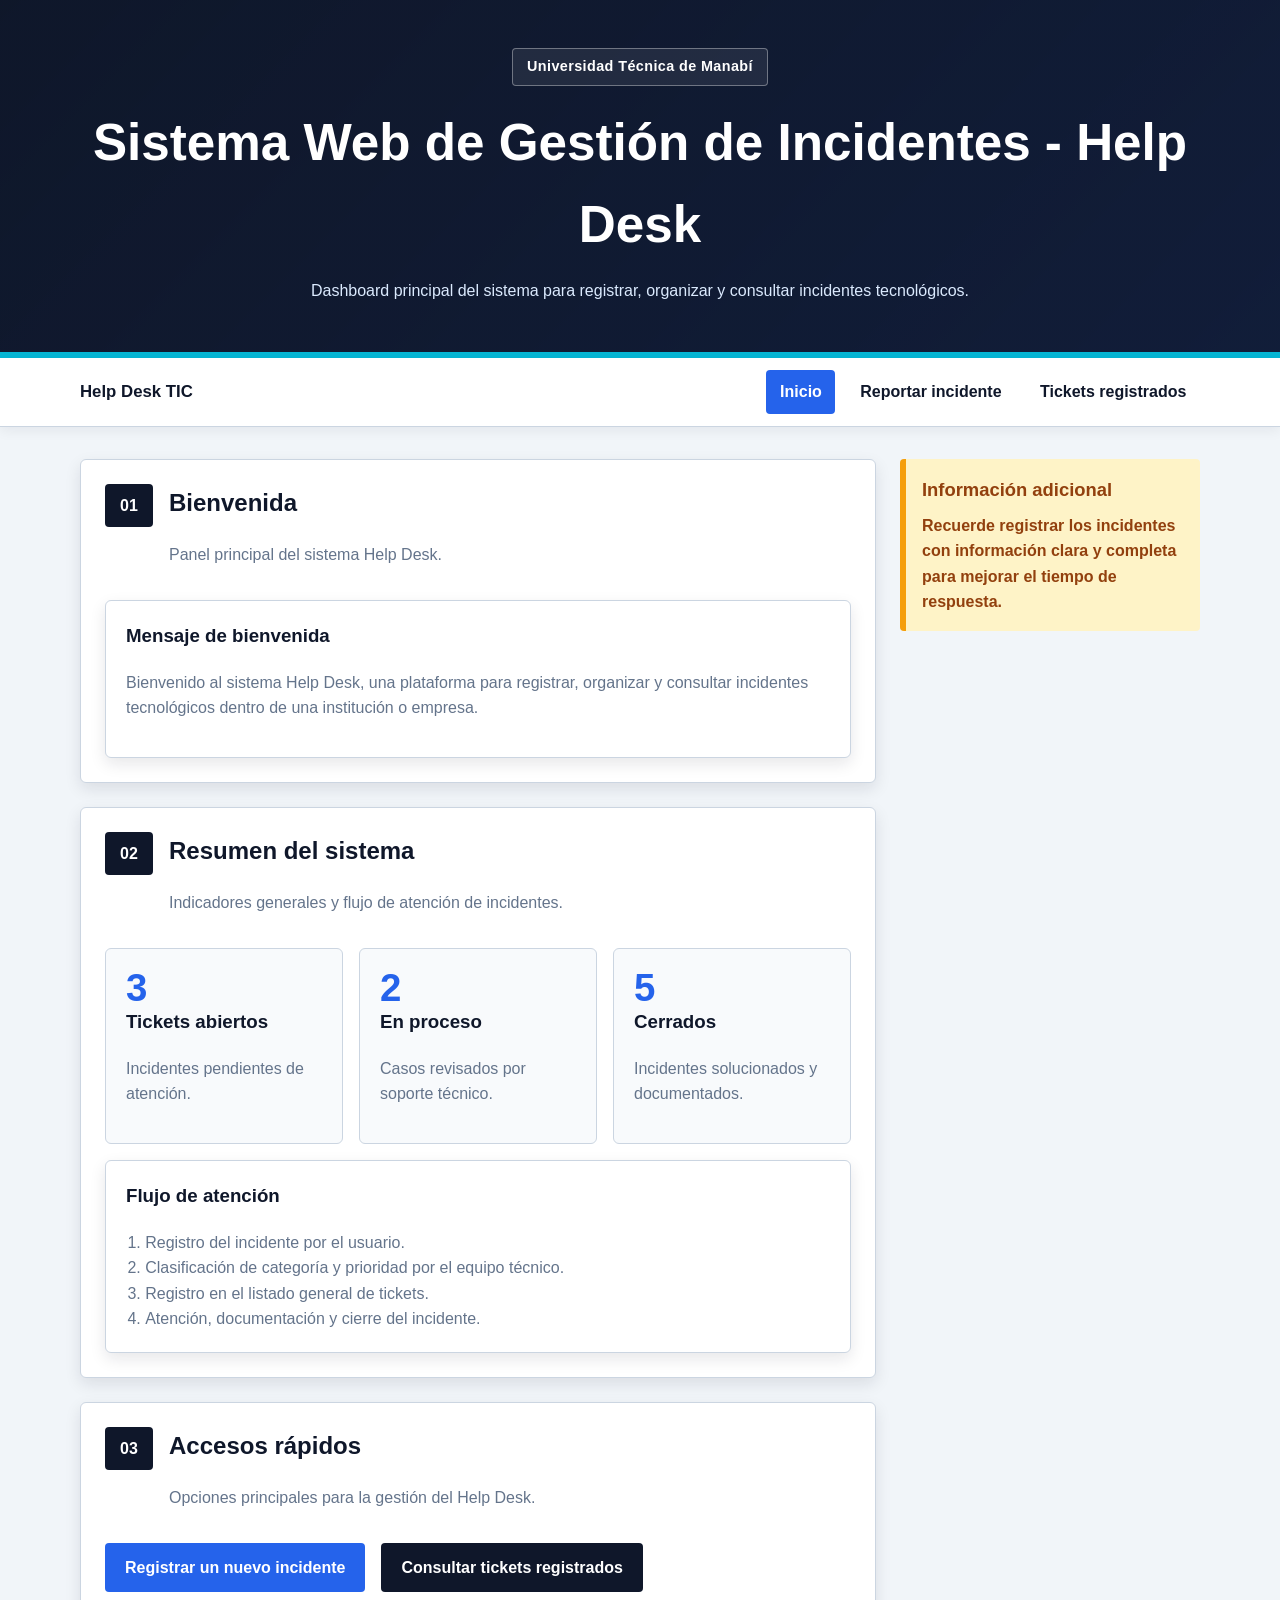
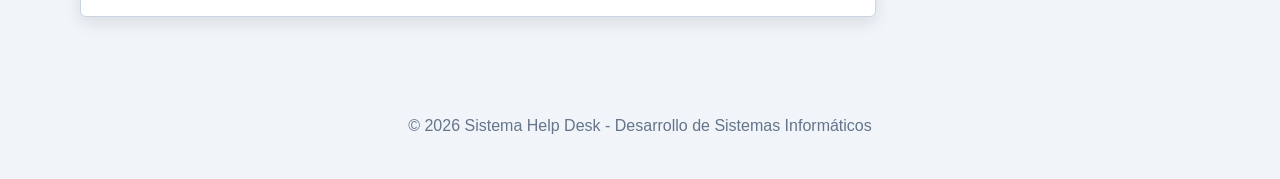
<file: index.html>
<!DOCTYPE html>
<html lang="es">
<head>
  <meta charset="UTF-8">
  <meta name="viewport" content="width=device-width, initial-scale=1.0">
  <meta name="title" content="Sistema Help Desk">
  <meta name="description" content="Dashboard principal del sistema Help Desk">
  <title>Sistema Help Desk</title>
  <link rel="stylesheet" href="style.css">
</head>
<body>

  <header class="hero">
    <div class="container hero-content">
      <p class="institution">Universidad Técnica de Manabí</p>
      <h1>Sistema Web de Gestión de Incidentes - Help Desk</h1>
      <p class="hero-text">Dashboard principal del sistema para registrar, organizar y consultar incidentes tecnológicos.</p>
    </div>
  </header>

  <nav class="site-nav" aria-label="Navegación principal">
    <div class="container nav-container">
      <a class="brand" href="index.html">Help Desk TIC</a>
      <ul class="nav-list">
        <li><a class="nav-link active" href="index.html">Inicio</a></li>
        <li><a class="nav-link" href="reportar.html">Reportar incidente</a></li>
        <li><a class="nav-link" href="tickets.html">Tickets registrados</a></li>
      </ul>
    </div>
  </nav>

  <div class="container page-layout">
    <main class="content-area">
      <section class="section">
        <div class="section-header">
          <span class="section-number">01</span>
          <div>
            <h2>Bienvenida</h2>
            <p>Panel principal del sistema Help Desk.</p>
          </div>
        </div>

        <article class="info-card">
          <h3>Mensaje de bienvenida</h3>
          <p>
            Bienvenido al sistema Help Desk, una plataforma para registrar, organizar y consultar incidentes tecnológicos dentro de una institución o empresa.
          </p>
        </article>
      </section>

      <section class="section">
        <div class="section-header">
          <span class="section-number">02</span>
          <div>
            <h2>Resumen del sistema</h2>
            <p>Indicadores generales y flujo de atención de incidentes.</p>
          </div>
        </div>

        <div class="summary-grid">
          <article class="metric-card">
            <span class="metric-number">3</span>
            <h3>Tickets abiertos</h3>
            <p>Incidentes pendientes de atención.</p>
          </article>

          <article class="metric-card">
            <span class="metric-number">2</span>
            <h3>En proceso</h3>
            <p>Casos revisados por soporte técnico.</p>
          </article>

          <article class="metric-card">
            <span class="metric-number">5</span>
            <h3>Cerrados</h3>
            <p>Incidentes solucionados y documentados.</p>
          </article>
        </div>

        <article class="info-card mt-1">
          <h3>Flujo de atención</h3>
          <ol class="styled-list">
            <li>Registro del incidente por el usuario.</li>
            <li>Clasificación de categoría y prioridad por el equipo técnico.</li>
            <li>Registro en el listado general de tickets.</li>
            <li>Atención, documentación y cierre del incidente.</li>
          </ol>
        </article>
      </section>

      <section class="section">
        <div class="section-header">
          <span class="section-number">03</span>
          <div>
            <h2>Accesos rápidos</h2>
            <p>Opciones principales para la gestión del Help Desk.</p>
          </div>
        </div>

        <div class="button-wrapper">
          <a class="btn btn-primary" href="reportar.html">Registrar un nuevo incidente</a>
          <a class="btn btn-secondary" href="tickets.html">Consultar tickets registrados</a>
        </div>
      </section>
    </main>

    <aside class="sidebar">
      <article class="alert alert-warning">
        <h2>Información adicional</h2>
        <p>Recuerde registrar los incidentes con información clara y completa para mejorar el tiempo de respuesta.</p>
      </article>
    </aside>
  </div>

  <footer class="footer">
    <p>&copy; 2026 Sistema Help Desk - Desarrollo de Sistemas Informáticos</p>
  </footer>

</body>
</html>
</file>
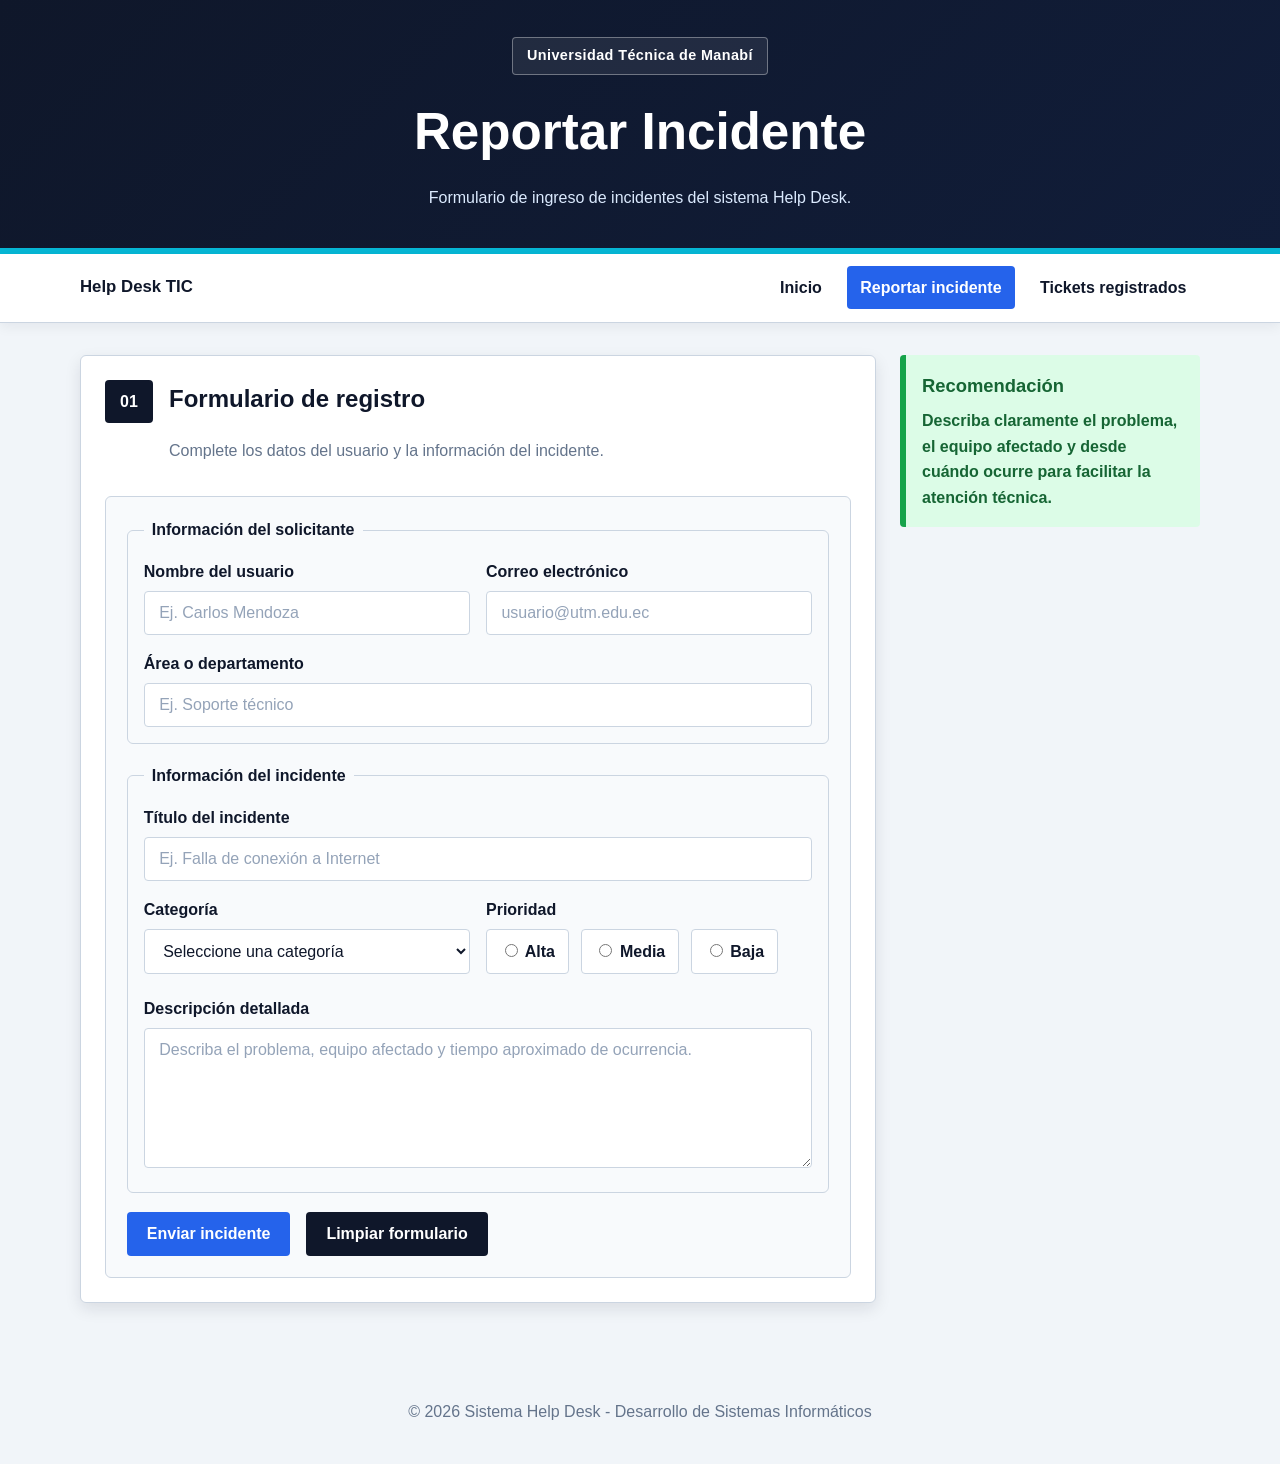
<file: reportar.html>
<!DOCTYPE html>
<html lang="es">
<head>
  <meta charset="UTF-8">
  <meta name="viewport" content="width=device-width, initial-scale=1.0">
  <meta name="title" content="Reportar Incidente">
  <meta name="description" content="Formulario para reportar incidentes en el sistema Help Desk">
  <title>Reportar Incidente - Help Desk</title>
  <link rel="stylesheet" href="style.css">
</head>
<body>

  <header class="hero hero-small">
    <div class="container hero-content">
      <p class="institution">Universidad Técnica de Manabí</p>
      <h1>Reportar Incidente</h1>
      <p class="hero-text">Formulario de ingreso de incidentes del sistema Help Desk.</p>
    </div>
  </header>

  <nav class="site-nav" aria-label="Navegación principal">
    <div class="container nav-container">
      <a class="brand" href="index.html">Help Desk TIC</a>
      <ul class="nav-list">
        <li><a class="nav-link" href="index.html">Inicio</a></li>
        <li><a class="nav-link active" href="reportar.html">Reportar incidente</a></li>
        <li><a class="nav-link" href="tickets.html">Tickets registrados</a></li>
      </ul>
    </div>
  </nav>

  <div class="container page-layout">
    <main class="content-area">
      <section class="section">
        <div class="section-header">
          <span class="section-number">01</span>
          <div>
            <h2>Formulario de registro</h2>
            <p>Complete los datos del usuario y la información del incidente.</p>
          </div>
        </div>

        <form class="form-panel" action="tickets.html" method="get">
          <fieldset class="form-fieldset">
            <legend>Información del solicitante</legend>

            <div class="form-grid">
              <div class="form-group">
                <label for="nombre">Nombre del usuario</label>
                <input 
                  type="text" 
                  id="nombre" 
                  name="nombre" 
                  class="form-control" 
                  placeholder="Ej. Carlos Mendoza" 
                  required
                >
              </div>

              <div class="form-group">
                <label for="correo">Correo electrónico</label>
                <input 
                  type="email" 
                  id="correo" 
                  name="correo" 
                  class="form-control" 
                  placeholder="usuario@utm.edu.ec" 
                  required
                >
              </div>

              <div class="form-group form-group-full">
                <label for="area">Área o departamento</label>
                <input 
                  type="text" 
                  id="area" 
                  name="area" 
                  class="form-control" 
                  placeholder="Ej. Soporte técnico" 
                  required
                >
              </div>
            </div>
          </fieldset>

          <fieldset class="form-fieldset">
            <legend>Información del incidente</legend>

            <div class="form-grid">
              <div class="form-group form-group-full">
                <label for="titulo">Título del incidente</label>
                <input 
                  type="text" 
                  id="titulo" 
                  name="titulo" 
                  class="form-control" 
                  placeholder="Ej. Falla de conexión a Internet" 
                  required
                >
              </div>

              <div class="form-group">
                <label for="categoria">Categoría</label>
                <select id="categoria" name="categoria" class="form-control" required>
                  <option value="">Seleccione una categoría</option>
                  <option value="red">Red</option>
                  <option value="hardware">Hardware</option>
                  <option value="software">Software</option>
                </select>
              </div>

              <div class="form-group">
                <label>Prioridad</label>
                <div class="radio-list" role="radiogroup" aria-label="Prioridad del incidente">
                  <label class="radio-option" for="alta">
                    <input 
                      type="radio" 
                      id="alta" 
                      name="prioridad" 
                      value="Alta" 
                      required
                    >
                    Alta
                  </label>

                  <label class="radio-option" for="media">
                    <input 
                      type="radio" 
                      id="media" 
                      name="prioridad" 
                      value="Media"
                    >
                    Media
                  </label>

                  <label class="radio-option" for="baja">
                    <input 
                      type="radio" 
                      id="baja" 
                      name="prioridad" 
                      value="Baja"
                    >
                    Baja
                  </label>
                </div>
              </div>

              <div class="form-group form-group-full">
                <label for="descripcion">Descripción detallada</label>
                <textarea 
                  id="descripcion" 
                  name="descripcion" 
                  rows="6" 
                  class="form-control textarea-control" 
                  placeholder="Describa el problema, equipo afectado y tiempo aproximado de ocurrencia." 
                  required
                ></textarea>
              </div>
            </div>
          </fieldset>

          <div class="button-wrapper form-actions">
            <button type="submit" class="btn btn-primary">Enviar incidente</button>
            <button type="reset" class="btn btn-secondary">Limpiar formulario</button>
          </div>
        </form>
      </section>
    </main>

    <aside class="sidebar">
      <article class="alert alert-success">
        <h2>Recomendación</h2>
        <p>Describa claramente el problema, el equipo afectado y desde cuándo ocurre para facilitar la atención técnica.</p>
      </article>
    </aside>
  </div>

  <footer class="footer">
    <p>&copy; 2026 Sistema Help Desk - Desarrollo de Sistemas Informáticos</p>
  </footer>

</body>
</html>
</file>
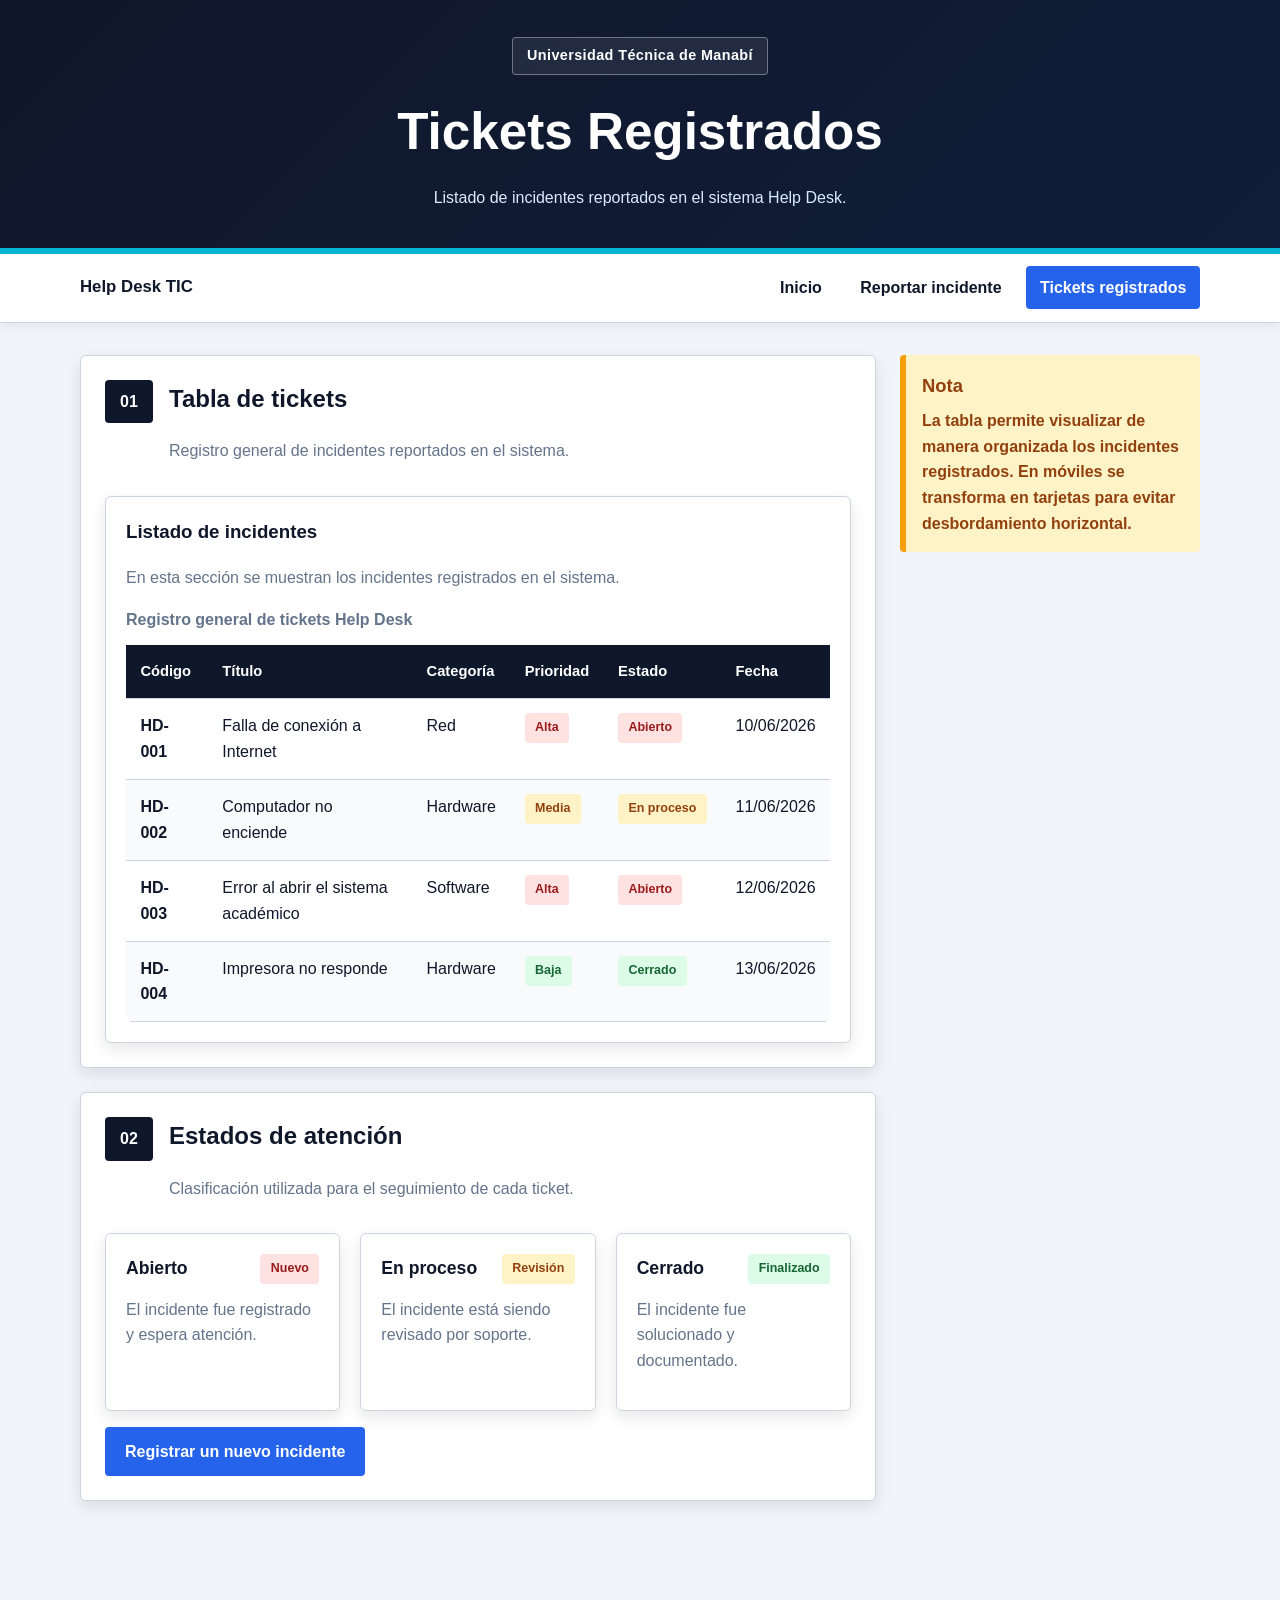
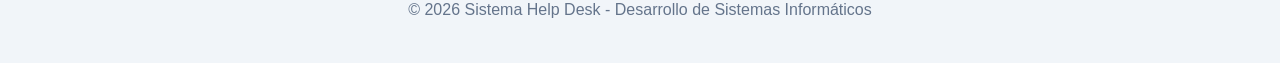
<file: tickets.html>
<!DOCTYPE html>
<html lang="es">
<head>
  <meta charset="UTF-8">
  <meta name="viewport" content="width=device-width, initial-scale=1.0">
  <meta name="title" content="Tickets Registrados">
  <meta name="description" content="Listado organizado de tickets registrados en el sistema Help Desk">
  <title>Tickets Registrados - Help Desk</title>
  <link rel="stylesheet" href="style.css">
</head>
<body>

  <header class="hero hero-small">
    <div class="container hero-content">
      <p class="institution">Universidad Técnica de Manabí</p>
      <h1>Tickets Registrados</h1>
      <p class="hero-text">Listado de incidentes reportados en el sistema Help Desk.</p>
    </div>
  </header>

  <nav class="site-nav" aria-label="Navegación principal">
    <div class="container nav-container">
      <a class="brand" href="index.html">Help Desk TIC</a>
      <ul class="nav-list">
        <li><a class="nav-link" href="index.html">Inicio</a></li>
        <li><a class="nav-link" href="reportar.html">Reportar incidente</a></li>
        <li><a class="nav-link active" href="tickets.html">Tickets registrados</a></li>
      </ul>
    </div>
  </nav>

  <div class="container page-layout">
    <main class="content-area">
      <section class="section">
        <div class="section-header">
          <span class="section-number">01</span>
          <div>
            <h2>Tabla de tickets</h2>
            <p>Registro general de incidentes reportados en el sistema.</p>
          </div>
        </div>

        <article class="table-card">
          <h3>Listado de incidentes</h3>
          <p>En esta sección se muestran los incidentes registrados en el sistema.</p>

          <div class="table-responsive">
            <table class="helpdesk-table">
              <caption>Registro general de tickets Help Desk</caption>

              <thead>
                <tr>
                  <th scope="col">Código</th>
                  <th scope="col">Título</th>
                  <th scope="col">Categoría</th>
                  <th scope="col">Prioridad</th>
                  <th scope="col">Estado</th>
                  <th scope="col">Fecha</th>
                </tr>
              </thead>

              <tbody>
                <tr>
                  <th scope="row" data-label="Código">HD-001</th>
                  <td data-label="Título">Falla de conexión a Internet</td>
                  <td data-label="Categoría">Red</td>
                  <td data-label="Prioridad"><span class="badge badge-high">Alta</span></td>
                  <td data-label="Estado"><span class="status status-open">Abierto</span></td>
                  <td data-label="Fecha">10/06/2026</td>
                </tr>

                <tr>
                  <th scope="row" data-label="Código">HD-002</th>
                  <td data-label="Título">Computador no enciende</td>
                  <td data-label="Categoría">Hardware</td>
                  <td data-label="Prioridad"><span class="badge badge-medium">Media</span></td>
                  <td data-label="Estado"><span class="status status-process">En proceso</span></td>
                  <td data-label="Fecha">11/06/2026</td>
                </tr>

                <tr>
                  <th scope="row" data-label="Código">HD-003</th>
                  <td data-label="Título">Error al abrir el sistema académico</td>
                  <td data-label="Categoría">Software</td>
                  <td data-label="Prioridad"><span class="badge badge-high">Alta</span></td>
                  <td data-label="Estado"><span class="status status-open">Abierto</span></td>
                  <td data-label="Fecha">12/06/2026</td>
                </tr>

                <tr>
                  <th scope="row" data-label="Código">HD-004</th>
                  <td data-label="Título">Impresora no responde</td>
                  <td data-label="Categoría">Hardware</td>
                  <td data-label="Prioridad"><span class="badge badge-low">Baja</span></td>
                  <td data-label="Estado"><span class="status status-closed">Cerrado</span></td>
                  <td data-label="Fecha">13/06/2026</td>
                </tr>
              </tbody>
            </table>
          </div>
        </article>
      </section>

      <section class="section">
        <div class="section-header">
          <span class="section-number">02</span>
          <div>
            <h2>Estados de atención</h2>
            <p>Clasificación utilizada para el seguimiento de cada ticket.</p>
          </div>
        </div>

        <div class="ticket-grid">
          <article class="ticket-card">
            <div class="ticket-top">
              <h3>Abierto</h3>
              <span class="status status-open">Nuevo</span>
            </div>
            <p>El incidente fue registrado y espera atención.</p>
          </article>

          <article class="ticket-card">
            <div class="ticket-top">
              <h3>En proceso</h3>
              <span class="status status-process">Revisión</span>
            </div>
            <p>El incidente está siendo revisado por soporte.</p>
          </article>

          <article class="ticket-card">
            <div class="ticket-top">
              <h3>Cerrado</h3>
              <span class="status status-closed">Finalizado</span>
            </div>
            <p>El incidente fue solucionado y documentado.</p>
          </article>
        </div>

        <div class="button-wrapper mt-1">
          <a class="btn btn-primary" href="reportar.html">Registrar un nuevo incidente</a>
        </div>
      </section>
    </main>

    <aside class="sidebar">
      <article class="alert alert-warning">
        <h2>Nota</h2>
        <p>La tabla permite visualizar de manera organizada los incidentes registrados. En móviles se transforma en tarjetas para evitar desbordamiento horizontal.</p>
      </article>
    </aside>
  </div>

  <footer class="footer">
    <p>&copy; 2026 Sistema Help Desk - Desarrollo de Sistemas Informáticos</p>
  </footer>

</body>
</html>
</file>
<file: style.css>
/*
  Actividad #6: Implementación de Diseño Adaptable y Layout Responsive
  Sistema Help Desk - Universidad Técnica de Manabí
  Tecnologías: HTML5, CSS3, Flexbox, CSS Grid y Media Queries
*/

:root {
  --color-primary: #0f172a;
  --color-primary-light: #1e293b;
  --color-secondary: #2563eb;
  --color-secondary-dark: #1d4ed8;
  --color-accent: #06b6d4;
  --color-success: #16a34a;
  --color-success-bg: #dcfce7;
  --color-warning: #f59e0b;
  --color-warning-bg: #fef3c7;
  --color-danger: #dc2626;
  --color-danger-dark: #991b1b;
  --color-danger-bg: #fee2e2;
  --color-background: #f1f5f9;
  --color-surface: #ffffff;
  --color-text: #0f172a;
  --color-muted: #64748b;
  --color-border: #cbd5e1;
  --font-main: "Segoe UI", Arial, Helvetica, sans-serif;
  --radius-small: 4px;
  --radius-medium: 6px;
  --shadow-normal: 0 6px 16px rgba(15, 23, 42, 0.10);
  --shadow-hover: 0 12px 28px rgba(15, 23, 42, 0.16);
  --transition: all 0.25s ease;
}

*,
*::before,
*::after {
  box-sizing: border-box;
}

html {
  scroll-behavior: smooth;
}

body {
  margin: 0;
  font-family: var(--font-main);
  background-color: var(--color-background);
  color: var(--color-text);
  line-height: 1.6;
}

h1,
h2,
h3,
p {
  margin-top: 0;
}

img,
svg {
  max-width: 100%;
}

button,
input,
select,
textarea {
  font-family: inherit;
}

a {
  color: inherit;
  text-decoration: none;
}

.container {
  width: min(1120px, 92%);
  margin: 0 auto;
}

.mt-1 {
  margin-top: 1rem;
}

/* Encabezado */
.hero {
  padding: 3rem 0;
  color: #ffffff;
  background:
    linear-gradient(rgba(15, 23, 42, 0.92), rgba(15, 23, 42, 0.92)),
    linear-gradient(135deg, var(--color-primary), var(--color-secondary));
  border-bottom: 6px solid var(--color-accent);
}

.hero-small {
  padding: 2.3rem 0;
}

.hero-content {
  text-align: center;
}

.institution {
  display: inline-block;
  margin-bottom: 1rem;
  padding: 0.4rem 0.9rem;
  border: 1px solid rgba(255, 255, 255, 0.35);
  border-radius: var(--radius-small);
  background-color: rgba(255, 255, 255, 0.08);
  font-size: 0.9rem;
  font-weight: 700;
  letter-spacing: 0.4px;
}

.hero h1 {
  margin-bottom: 0.8rem;
  font-size: clamp(1.9rem, 5vw, 3.2rem);
}

.hero-text {
  max-width: 760px;
  margin: 0 auto;
  color: #dbeafe;
}

/* Navegación flexible */
.site-nav {
  position: sticky;
  top: 0;
  z-index: 10;
  background-color: var(--color-surface);
  border-bottom: 1px solid var(--color-border);
  box-shadow: 0 4px 12px rgba(15, 23, 42, 0.06);
}

.nav-container {
  display: flex;
  align-items: center;
  justify-content: space-between;
  gap: 1rem;
  min-height: 68px;
}

.brand {
  color: var(--color-primary);
  font-size: 1.05rem;
  font-weight: 900;
}

.nav-list {
  display: flex;
  align-items: center;
  justify-content: flex-end;
  flex-wrap: wrap;
  gap: 0.7rem;
  margin: 0;
  padding: 0;
  list-style: none;
}

.nav-link {
  display: inline-block;
  padding: 0.55rem 0.85rem;
  border-radius: var(--radius-small);
  color: var(--color-primary);
  font-weight: 800;
  transition: var(--transition);
}

.nav-link:hover,
.nav-link.active {
  background-color: var(--color-secondary);
  color: #ffffff;
}

/* Layout principal con CSS Grid */
.page-layout {
  display: grid;
  grid-template-columns: minmax(0, 1fr) 300px;
  gap: 1.5rem;
  align-items: start;
  padding: 2rem 0;
}

.content-area,
.sidebar {
  min-width: 0;
}

.sidebar {
  position: sticky;
  top: 88px;
}

/* Secciones y tarjetas */
.section,
.info-card,
.table-card {
  background-color: var(--color-surface);
  border: 1px solid var(--color-border);
  border-radius: var(--radius-medium);
  box-shadow: var(--shadow-normal);
}

.section {
  margin-bottom: 1.5rem;
  padding: 1.5rem;
}

.section-header {
  display: flex;
  align-items: flex-start;
  gap: 1rem;
  margin-bottom: 1rem;
}

.section-number {
  min-width: 48px;
  padding: 0.55rem;
  border-radius: var(--radius-small);
  background-color: var(--color-primary);
  color: #ffffff;
  text-align: center;
  font-weight: 800;
}

.section h2,
.info-card h3,
.table-card h3 {
  color: var(--color-primary);
}

.section p,
.info-card p,
.table-card p {
  color: var(--color-muted);
}

.info-card,
.table-card {
  padding: 1.25rem;
}

.summary-grid {
  display: grid;
  grid-template-columns: repeat(3, minmax(0, 1fr));
  gap: 1rem;
}

.metric-card {
  padding: 1.25rem;
  border: 1px solid var(--color-border);
  border-radius: var(--radius-medium);
  background-color: #f8fafc;
  transition: var(--transition);
}

.metric-card:hover {
  transform: translateY(-3px);
  box-shadow: var(--shadow-hover);
  border-color: var(--color-accent);
}

.metric-number {
  display: block;
  color: var(--color-secondary);
  font-size: 2.4rem;
  font-weight: 900;
  line-height: 1;
}

.styled-list {
  margin-bottom: 0;
  padding-left: 1.2rem;
  color: var(--color-muted);
}

/* Botones */
.button-wrapper {
  display: flex;
  flex-wrap: wrap;
  gap: 1rem;
}

.btn {
  display: inline-flex;
  align-items: center;
  justify-content: center;
  min-height: 44px;
  padding: 0.75rem 1.25rem;
  border: none;
  border-radius: var(--radius-small);
  font-size: 1rem;
  font-weight: 800;
  cursor: pointer;
  transition: var(--transition);
}

.btn-primary {
  background-color: var(--color-secondary);
  color: #ffffff;
}

.btn-primary:hover {
  background-color: var(--color-secondary-dark);
  transform: translateY(-2px);
}

.btn-secondary {
  background-color: var(--color-primary);
  color: #ffffff;
}

.btn-secondary:hover {
  background-color: var(--color-primary-light);
  transform: translateY(-2px);
}

.btn-danger {
  background-color: var(--color-danger);
  color: #ffffff;
}

.btn-danger:hover {
  background-color: var(--color-danger-dark);
  transform: translateY(-2px);
}

.btn:focus,
.btn:focus-visible,
.nav-link:focus,
.form-control:focus {
  outline: 3px solid rgba(6, 182, 212, 0.45);
  outline-offset: 3px;
}

.btn:active {
  transform: scale(0.97);
}

/* Formularios */
.form-panel {
  width: 100%;
  padding: 1.3rem;
  border: 1px solid var(--color-border);
  border-radius: var(--radius-medium);
  background-color: #f8fafc;
}

.form-fieldset {
  margin: 0 0 1.2rem;
  padding: 1rem;
  border: 1px solid var(--color-border);
  border-radius: var(--radius-medium);
}

.form-fieldset legend {
  padding: 0 0.5rem;
  color: var(--color-primary);
  font-weight: 900;
}

.form-grid {
  display: grid;
  grid-template-columns: repeat(2, minmax(0, 1fr));
  gap: 1rem;
}

.form-group {
  margin-bottom: 0;
}

.form-group-full {
  grid-column: 1 / -1;
}

.form-group label {
  display: block;
  margin-bottom: 0.4rem;
  color: var(--color-primary);
  font-weight: 800;
}

.form-control {
  width: 100%;
  min-height: 44px;
  padding: 0.75rem 0.9rem;
  border: 1px solid var(--color-border);
  border-radius: var(--radius-small);
  background-color: #ffffff;
  color: var(--color-text);
  font-size: 1rem;
  transition: var(--transition);
}

.textarea-control {
  min-height: 140px;
  resize: vertical;
}

.form-control::placeholder {
  color: #94a3b8;
}

.form-control:hover {
  border-color: var(--color-accent);
}

.form-control:focus {
  border-color: var(--color-secondary);
  outline: none;
  box-shadow: 0 0 0 4px rgba(37, 99, 235, 0.16);
}

.radio-list {
  display: flex;
  flex-wrap: wrap;
  gap: 0.75rem;
}

.radio-option {
  display: inline-flex;
  align-items: center;
  gap: 0.45rem;
  min-height: 44px;
  padding: 0.55rem 0.8rem;
  border: 1px solid var(--color-border);
  border-radius: var(--radius-small);
  background-color: #ffffff;
  font-weight: 800;
}

.form-actions {
  margin-top: 1rem;
}

/* Tabla responsive */
.table-responsive {
  width: 100%;
}

.helpdesk-table {
  width: 100%;
  border-collapse: collapse;
  overflow: hidden;
  border-radius: var(--radius-medium);
}

.helpdesk-table caption {
  margin-bottom: 0.8rem;
  color: var(--color-muted);
  font-weight: 800;
  text-align: left;
}

.helpdesk-table th,
.helpdesk-table td {
  padding: 0.9rem;
  border-bottom: 1px solid var(--color-border);
  text-align: left;
  vertical-align: top;
}

.helpdesk-table thead th {
  background-color: var(--color-primary);
  color: #ffffff;
  font-size: 0.92rem;
}

.helpdesk-table tbody tr:nth-child(even) {
  background-color: #f8fafc;
}

.helpdesk-table tbody tr:hover {
  background-color: #eef6ff;
}

/* Tickets y badges */
.ticket-grid {
  display: grid;
  grid-template-columns: repeat(auto-fit, minmax(230px, 1fr));
  gap: 1.25rem;
}

.ticket-card {
  padding: 1.25rem;
  border: 1px solid var(--color-border);
  border-radius: var(--radius-medium);
  background-color: var(--color-surface);
  box-shadow: var(--shadow-normal);
  transition: var(--transition);
}

.ticket-card:hover {
  transform: translateY(-4px);
  box-shadow: var(--shadow-hover);
  border-color: var(--color-accent);
}

.ticket-top {
  display: flex;
  align-items: flex-start;
  justify-content: space-between;
  gap: 1rem;
  margin-bottom: 0.8rem;
}

.ticket-top h3 {
  margin-bottom: 0;
  color: var(--color-primary);
  font-size: 1.1rem;
}

.badge,
.status {
  display: inline-block;
  padding: 0.3rem 0.65rem;
  border-radius: var(--radius-small);
  font-size: 0.78rem;
  font-weight: 800;
  white-space: nowrap;
}

.badge-high {
  background-color: var(--color-danger-bg);
  color: var(--color-danger-dark);
}

.badge-medium {
  background-color: var(--color-warning-bg);
  color: #92400e;
}

.badge-low {
  background-color: var(--color-success-bg);
  color: #166534;
}

.status-open {
  background-color: var(--color-danger-bg);
  color: var(--color-danger-dark);
}

.status-process {
  background-color: var(--color-warning-bg);
  color: #92400e;
}

.status-closed {
  background-color: var(--color-success-bg);
  color: #166534;
}

/* Alertas */
.alert {
  padding: 1rem;
  border-left: 6px solid;
  border-radius: var(--radius-small);
  font-weight: 700;
}

.alert h2 {
  margin-bottom: 0.5rem;
  font-size: 1.15rem;
}

.alert p {
  margin-bottom: 0;
}

.alert-success {
  background-color: var(--color-success-bg);
  color: #166534;
  border-color: var(--color-success);
}

.alert-warning {
  background-color: var(--color-warning-bg);
  color: #92400e;
  border-color: var(--color-warning);
}

.alert-danger {
  background-color: var(--color-danger-bg);
  color: var(--color-danger-dark);
  border-color: var(--color-danger);
}

.footer {
  margin-top: 1rem;
  padding: 1.5rem;
  text-align: center;
  color: var(--color-muted);
}

/* Breakpoint tablet */
@media (max-width: 992px) {
  .page-layout {
    grid-template-columns: 1fr;
  }

  .sidebar {
    position: static;
  }

  .summary-grid {
    grid-template-columns: repeat(2, minmax(0, 1fr));
  }
}

/* Breakpoint móvil: menú vertical, formularios y tabla sin scroll horizontal */
@media (max-width: 768px) {
  .container {
    width: min(100% - 1.5rem, 1120px);
  }

  .hero,
  .hero-small {
    padding: 2rem 0;
  }

  .nav-container {
    align-items: stretch;
    flex-direction: column;
    padding: 0.9rem 0;
  }

  .brand {
    text-align: center;
  }

  .nav-list {
    flex-direction: column;
    align-items: stretch;
    width: 100%;
    gap: 0.45rem;
  }

  .nav-link {
    width: 100%;
    text-align: center;
  }

  .page-layout {
    padding: 1rem 0;
  }

  .section {
    padding: 1rem;
  }

  .section-header {
    flex-direction: column;
  }

  .summary-grid,
  .form-grid {
    grid-template-columns: 1fr;
  }

  .button-wrapper,
  .radio-list {
    flex-direction: column;
  }

  .btn,
  .radio-option {
    width: 100%;
  }

  .table-card {
    padding: 1rem;
  }

  .helpdesk-table,
  .helpdesk-table caption,
  .helpdesk-table thead,
  .helpdesk-table tbody,
  .helpdesk-table th,
  .helpdesk-table td,
  .helpdesk-table tr {
    display: block;
    width: 100%;
  }

  .helpdesk-table caption {
    margin-bottom: 1rem;
  }

  .helpdesk-table thead {
    position: absolute;
    width: 1px;
    height: 1px;
    padding: 0;
    margin: -1px;
    overflow: hidden;
    clip: rect(0, 0, 0, 0);
    white-space: nowrap;
    border: 0;
  }

  .helpdesk-table tbody tr {
    margin-bottom: 1rem;
    padding: 0.8rem;
    border: 1px solid var(--color-border);
    border-radius: var(--radius-medium);
    background-color: #ffffff;
    box-shadow: var(--shadow-normal);
  }

  .helpdesk-table th,
  .helpdesk-table td {
    display: flex;
    align-items: flex-start;
    justify-content: space-between;
    gap: 1rem;
    padding: 0.7rem 0;
    border-bottom: 1px solid var(--color-border);
    text-align: right;
  }

  .helpdesk-table tr > *:last-child {
    border-bottom: 0;
  }

  .helpdesk-table th::before,
  .helpdesk-table td::before {
    content: attr(data-label);
    color: var(--color-primary);
    font-weight: 900;
    text-align: left;
  }
}

/* Breakpoint móvil pequeño */
@media (max-width: 480px) {
  .hero h1 {
    font-size: 1.75rem;
  }

  .metric-number {
    font-size: 2rem;
  }

  .form-panel,
  .form-fieldset {
    padding: 0.85rem;
  }
}
</file>
